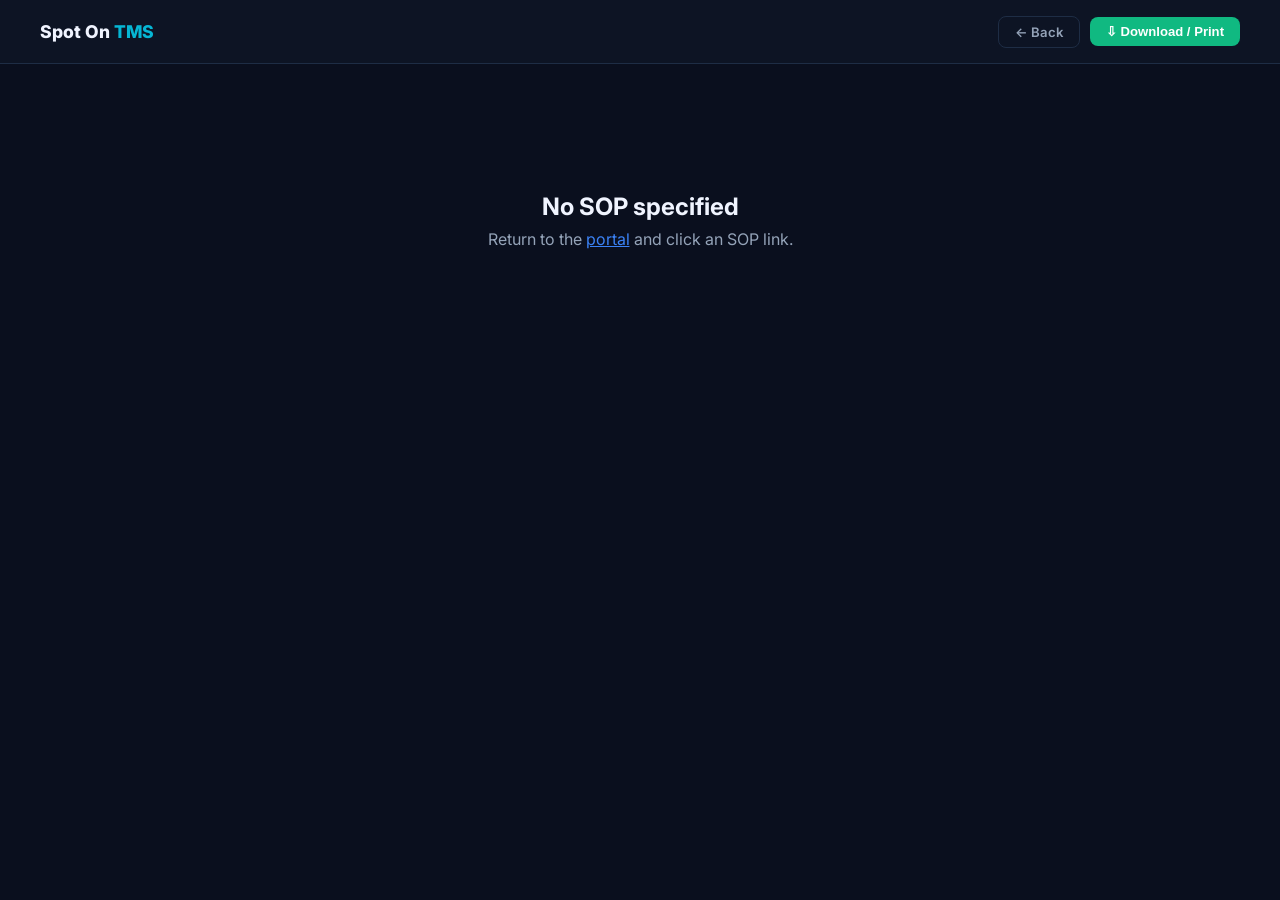
<file: sop-viewer.html>
<!DOCTYPE html>
<html lang="en">
<head>
    <meta charset="UTF-8">
    <meta name="viewport" content="width=device-width, initial-scale=1.0">
    <title>SOP — Spot On TMS</title>
    <link rel="preconnect" href="https://fonts.googleapis.com">
    <link rel="preconnect" href="https://fonts.gstatic.com" crossorigin>
    <link href="https://fonts.googleapis.com/css2?family=Inter:wght@300;400;500;600;700;800&display=swap" rel="stylesheet">
    <style>
        *, *::before, *::after { box-sizing: border-box; margin: 0; padding: 0; }

        :root {
            --bg:       #0a0f1e;
            --card:     #111827;
            --border:   #1e2d45;
            --text:     #f0f4ff;
            --muted:    #94a3b8;
            --dim:      #4a5568;
            --blue:     #3b82f6;
            --green:    #10b981;
            --orange:   #f97316;
            --red:      #ef4444;
            --amber:    #f59e0b;
            --purple:   #a855f7;
            --cyan:     #06b6d4;
            --teal:     #14b8a6;
        }

        body {
            font-family: 'Inter', sans-serif;
            background: var(--bg);
            color: var(--text);
            min-height: 100vh;
            -webkit-font-smoothing: antialiased;
        }

        /* ─── NAV ─── */
        .top-bar {
            display: flex;
            align-items: center;
            justify-content: space-between;
            padding: 0 40px;
            height: 64px;
            background: #0d1424;
            border-bottom: 1px solid var(--border);
            position: sticky;
            top: 0;
            z-index: 10;
            gap: 12px;
        }

        .logo { font-size: 1.1rem; font-weight: 800; white-space: nowrap; }
        .logo span { color: var(--cyan); }

        .nav-actions { display: flex; gap: 10px; align-items: center; }

        .btn {
            display: inline-flex;
            align-items: center;
            gap: 6px;
            font-size: 0.82rem;
            font-weight: 600;
            padding: 7px 16px;
            border-radius: 8px;
            border: none;
            cursor: pointer;
            transition: all 0.2s;
            text-decoration: none;
            white-space: nowrap;
        }
        .btn-ghost {
            color: var(--muted);
            background: transparent;
            border: 1px solid var(--border);
        }
        .btn-ghost:hover { color: var(--text); background: rgba(255,255,255,0.05); }
        .btn-primary {
            color: #fff;
            background: var(--blue);
        }
        .btn-primary:hover { background: #2563eb; }
        .btn-green {
            color: #fff;
            background: var(--green);
        }
        .btn-green:hover { background: #059669; }

        /* ─── LAYOUT ─── */
        .page { max-width: 860px; margin: 0 auto; padding: 48px 32px 80px; }

        /* ─── SOP HEADER ─── */
        .sop-header {
            background: var(--card);
            border: 1px solid var(--border);
            border-radius: 16px;
            padding: 28px 32px;
            margin-bottom: 32px;
            border-left: 5px solid var(--blue);
        }

        .sop-category {
            display: inline-block;
            font-size: 0.7rem;
            font-weight: 700;
            letter-spacing: 1px;
            text-transform: uppercase;
            color: var(--blue);
            background: rgba(59,130,246,0.1);
            border: 1px solid rgba(59,130,246,0.25);
            padding: 3px 10px;
            border-radius: 20px;
            margin-bottom: 12px;
        }

        .sop-title {
            font-size: 2rem;
            font-weight: 800;
            line-height: 1.2;
            margin-bottom: 16px;
        }

        .sop-meta {
            display: flex;
            flex-wrap: wrap;
            gap: 20px;
            font-size: 0.82rem;
            color: var(--muted);
        }

        .sop-meta-item { display: flex; align-items: center; gap: 6px; }
        .sop-meta-item strong { color: var(--text); }

        /* ─── SECTION CARD ─── */
        .sop-section {
            background: var(--card);
            border: 1px solid var(--border);
            border-radius: 14px;
            padding: 24px 28px;
            margin-bottom: 20px;
        }

        .sop-section-label {
            font-size: 0.68rem;
            font-weight: 700;
            letter-spacing: 1.2px;
            text-transform: uppercase;
            color: var(--dim);
            margin-bottom: 10px;
            padding-bottom: 8px;
            border-bottom: 1px solid var(--border);
        }

        .sop-section p {
            font-size: 0.9rem;
            color: #c8d4e8;
            line-height: 1.7;
        }

        .sop-section ul {
            list-style: none;
            font-size: 0.88rem;
            color: #c8d4e8;
            line-height: 1.7;
        }

        .sop-section ul li {
            display: flex;
            gap: 10px;
            padding: 4px 0;
        }

        .sop-section ul li::before {
            content: '→';
            color: var(--blue);
            flex-shrink: 0;
            margin-top: 1px;
        }

        /* ─── STEPS ─── */
        .steps-list { display: flex; flex-direction: column; gap: 16px; }

        .step {
            display: grid;
            grid-template-columns: 40px 1fr;
            gap: 16px;
            align-items: flex-start;
        }

        .step-number {
            width: 36px;
            height: 36px;
            border-radius: 50%;
            background: rgba(59,130,246,0.15);
            border: 2px solid rgba(59,130,246,0.4);
            color: var(--blue);
            font-size: 0.85rem;
            font-weight: 800;
            display: flex;
            align-items: center;
            justify-content: center;
            flex-shrink: 0;
            margin-top: 2px;
        }

        .step-body { flex: 1; }

        .step-heading {
            font-size: 0.95rem;
            font-weight: 700;
            margin-bottom: 8px;
            color: var(--text);
        }

        .step-details {
            list-style: none;
            font-size: 0.85rem;
            color: var(--muted);
            line-height: 1.65;
        }

        .step-details li {
            display: flex;
            gap: 8px;
            padding: 2px 0;
        }

        .step-details li::before {
            content: '·';
            color: var(--dim);
            flex-shrink: 0;
        }

        /* ─── RULES ─── */
        .rules-list { list-style: none; display: flex; flex-direction: column; gap: 8px; }

        .rules-list li {
            display: flex;
            gap: 12px;
            align-items: flex-start;
            background: rgba(239,68,68,0.06);
            border: 1px solid rgba(239,68,68,0.15);
            border-radius: 8px;
            padding: 10px 14px;
            font-size: 0.86rem;
            color: #c8d4e8;
            line-height: 1.5;
        }

        .rules-list li::before {
            content: '⚠';
            color: var(--amber);
            flex-shrink: 0;
            font-size: 0.85rem;
            margin-top: 1px;
        }

        /* ─── TOOLS ─── */
        .tools-list { display: flex; flex-wrap: wrap; gap: 8px; }
        .tool-badge {
            display: inline-flex;
            align-items: center;
            gap: 6px;
            background: rgba(6,182,212,0.1);
            border: 1px solid rgba(6,182,212,0.25);
            color: var(--cyan);
            font-size: 0.8rem;
            font-weight: 600;
            padding: 5px 12px;
            border-radius: 20px;
        }

        /* ─── WHEN / INPUTS ─── */
        .when-list, .inputs-list {
            list-style: none;
            font-size: 0.88rem;
            color: #c8d4e8;
            line-height: 1.7;
        }
        .when-list li, .inputs-list li {
            display: flex;
            gap: 10px;
            padding: 3px 0;
        }
        .when-list li::before { content: '🕐'; flex-shrink: 0; }
        .inputs-list li::before { content: '📋'; flex-shrink: 0; }

        /* ─── PARTS ─── */
        .part-block { margin-bottom: 24px; }
        .part-label {
            font-size: 0.75rem;
            font-weight: 800;
            letter-spacing: 0.8px;
            text-transform: uppercase;
            color: var(--blue);
            background: rgba(59,130,246,0.08);
            border: 1px solid rgba(59,130,246,0.2);
            border-radius: 6px;
            padding: 5px 12px;
            margin-bottom: 14px;
            display: inline-block;
        }

        /* ─── DECISION POINTS ─── */
        .decision-point {
            display: flex;
            gap: 12px;
            align-items: flex-start;
            background: rgba(245,158,11,0.07);
            border: 1px solid rgba(245,158,11,0.25);
            border-radius: 8px;
            padding: 12px 14px;
            margin: 10px 0 4px 52px;
            font-size: 0.85rem;
            color: #e8d4a0;
            line-height: 1.55;
        }
        .decision-point::before {
            content: '🔀';
            flex-shrink: 0;
            font-size: 1rem;
        }

        /* ─── RELATED ─── */
        .related-links { display: flex; flex-wrap: wrap; gap: 8px; }

        .related-link {
            color: var(--blue);
            background: rgba(59,130,246,0.1);
            border: 1px solid rgba(59,130,246,0.25);
            padding: 5px 14px;
            border-radius: 20px;
            font-size: 0.8rem;
            font-weight: 600;
            text-decoration: none;
            transition: all 0.2s;
            cursor: pointer;
        }
        .related-link:hover { background: rgba(59,130,246,0.2); }

        /* ─── NOT FOUND ─── */
        .not-found {
            text-align: center;
            padding: 80px 20px;
            color: var(--muted);
        }
        .not-found h2 { font-size: 1.5rem; color: var(--text); margin-bottom: 8px; }

        /* ─── PRINT STYLES ─── */
        @media print {
            body { background: #fff; color: #000; }
            .top-bar, .nav-actions, .print-hide { display: none !important; }
            .sop-header { border-left-color: #000; background: #f9f9f9; border: 1px solid #ccc; }
            .sop-section { background: #fff; border: 1px solid #ccc; break-inside: avoid; }
            .step { break-inside: avoid; }
            .sop-title { color: #000; }
            .sop-meta, .sop-category, .sop-section-label { color: #333; }
            .sop-section p, .sop-section ul, .step-details, .step-heading { color: #222; }
            .step-number { background: #eee; border-color: #999; color: #000; }
            .rules-list li { background: #fff8f0; border-color: #f59e0b; color: #000; }
            .rules-list li::before { color: #f59e0b; }
        }

        @media (max-width: 600px) {
            .top-bar { padding: 0 16px; }
            .page { padding: 24px 16px 60px; }
            .sop-title { font-size: 1.4rem; }
            .sop-header { padding: 20px; }
            .sop-section { padding: 18px; }
        }
    </style>
</head>
<body>

<nav class="top-bar">
    <div class="logo">Spot On <span>TMS</span></div>
    <div class="nav-actions">
        <a href="index.html" class="btn btn-ghost print-hide" onclick="event.preventDefault(); history.length > 1 ? history.back() : window.location.href='index.html'">&#8592; Back</a>
        <button class="btn btn-green print-hide" onclick="window.print()">&#8681; Download / Print</button>
    </div>
</nav>

<div class="page" id="sop-container">
    <div class="not-found">
        <h2>Loading SOP...</h2>
        <p>If this takes more than a second, the SOP ID may be missing or incorrect.</p>
    </div>
</div>

<script src="sops.js"></script>
<script>
    function getSopId() {
        const params = new URLSearchParams(window.location.search);
        return params.get('id');
    }

    function getSopTitle(id) {
        const sop = SOPS[id];
        return sop ? sop.title : id;
    }

    function renderSteps(steps) {
        let stepNum = 1;
        return (steps || []).map(s => {
            if (s.partLabel) {
                stepNum = 1;
                return `<div class="part-label">${s.partLabel}</div>`;
            }
            const decisionHTML = s.decision
                ? `<div class="decision-point">${s.decision}</div>` : '';
            const html = `
                <div class="step">
                    <div class="step-number">${stepNum}</div>
                    <div class="step-body">
                        <div class="step-heading">${s.heading}</div>
                        <ul class="step-details">
                            ${(s.details || []).map(d => `<li>${d}</li>`).join('')}
                        </ul>
                    </div>
                </div>${decisionHTML}`;
            stepNum++;
            return html;
        }).join('');
    }

    function renderSop(sop) {
        document.title = `${sop.title} — Spot On TMS`;

        const relatedLinks = (sop.related || []).map(id =>
            `<span class="related-link" onclick="loadSop('${id}')">${getSopTitle(id)}</span>`
        ).join('');

        const whoList    = (sop.whoItAppliesTo || []).map(w => `<li>${w}</li>`).join('');
        const toolBadges = (sop.tools  || []).map(t => `<span class="tool-badge">🔧 ${t}</span>`).join('');
        const whenItems  = (sop.when   || []).map(w => `<li>${w}</li>`).join('');
        const inputItems = (sop.inputs || []).map(i => `<li>${i}</li>`).join('');
        const rules      = (sop.rules  || []).map(r => `<li>${r}</li>`).join('');
        const stepsHTML  = renderSteps(sop.steps);

        document.getElementById('sop-container').innerHTML = `
            <div class="sop-header">
                <div class="sop-category">${sop.category}</div>
                <h1 class="sop-title">${sop.title}</h1>
                <div class="sop-meta">
                    <div class="sop-meta-item">👤 <strong>Owner:</strong>&nbsp;${sop.owner}</div>
                    <div class="sop-meta-item">📅 <strong>Last Updated:</strong>&nbsp;${sop.lastUpdated}</div>
                    <div class="sop-meta-item">🔖 <strong>Version:</strong>&nbsp;${sop.version}</div>
                </div>
            </div>

            <div class="sop-section">
                <div class="sop-section-label">Purpose</div>
                <p>${sop.purpose}</p>
            </div>

            ${toolBadges ? `
            <div class="sop-section">
                <div class="sop-section-label">Tools Used</div>
                <div class="tools-list">${toolBadges}</div>
            </div>` : ''}

            ${whenItems ? `
            <div class="sop-section">
                <div class="sop-section-label">When to Do This</div>
                <ul class="when-list">${whenItems}</ul>
            </div>` : ''}

            ${inputItems ? `
            <div class="sop-section">
                <div class="sop-section-label">What You Need First</div>
                <ul class="inputs-list">${inputItems}</ul>
            </div>` : ''}

            ${whoList ? `
            <div class="sop-section">
                <div class="sop-section-label">Who This Applies To</div>
                <ul>${whoList}</ul>
            </div>` : ''}

            <div class="sop-section">
                <div class="sop-section-label">Process Steps</div>
                <div class="steps-list">${stepsHTML}</div>
            </div>

            ${rules ? `
            <div class="sop-section">
                <div class="sop-section-label">Key Rules — Non-Negotiable</div>
                <ul class="rules-list">${rules}</ul>
            </div>` : ''}

            ${relatedLinks ? `
            <div class="sop-section">
                <div class="sop-section-label">Related SOPs</div>
                <div class="related-links">${relatedLinks}</div>
            </div>` : ''}
        `;
    }

    function loadSop(id) {
        if (!id) {
            document.getElementById('sop-container').innerHTML = `
                <div class="not-found">
                    <h2>No SOP specified</h2>
                    <p>Return to the <a href="index.html" style="color:var(--blue);">portal</a> and click an SOP link.</p>
                </div>`;
            return;
        }

        const sop = SOPS[id];
        if (!sop) {
            document.getElementById('sop-container').innerHTML = `
                <div class="not-found">
                    <h2>SOP Not Found</h2>
                    <p>No SOP with ID "<strong>${id}</strong>" exists. <a href="index.html" style="color:var(--blue);">Back to portal</a>.</p>
                </div>`;
            return;
        }

        // Update URL without reload so back button works
        history.pushState({id}, '', `?id=${id}`);
        renderSop(sop);
        window.scrollTo(0, 0);
    }

    // Handle browser back/forward
    window.addEventListener('popstate', (e) => {
        if (e.state && e.state.id) loadSop(e.state.id);
    });

    // Initial load
    loadSop(getSopId());
</script>
</body>
</html>
</file>
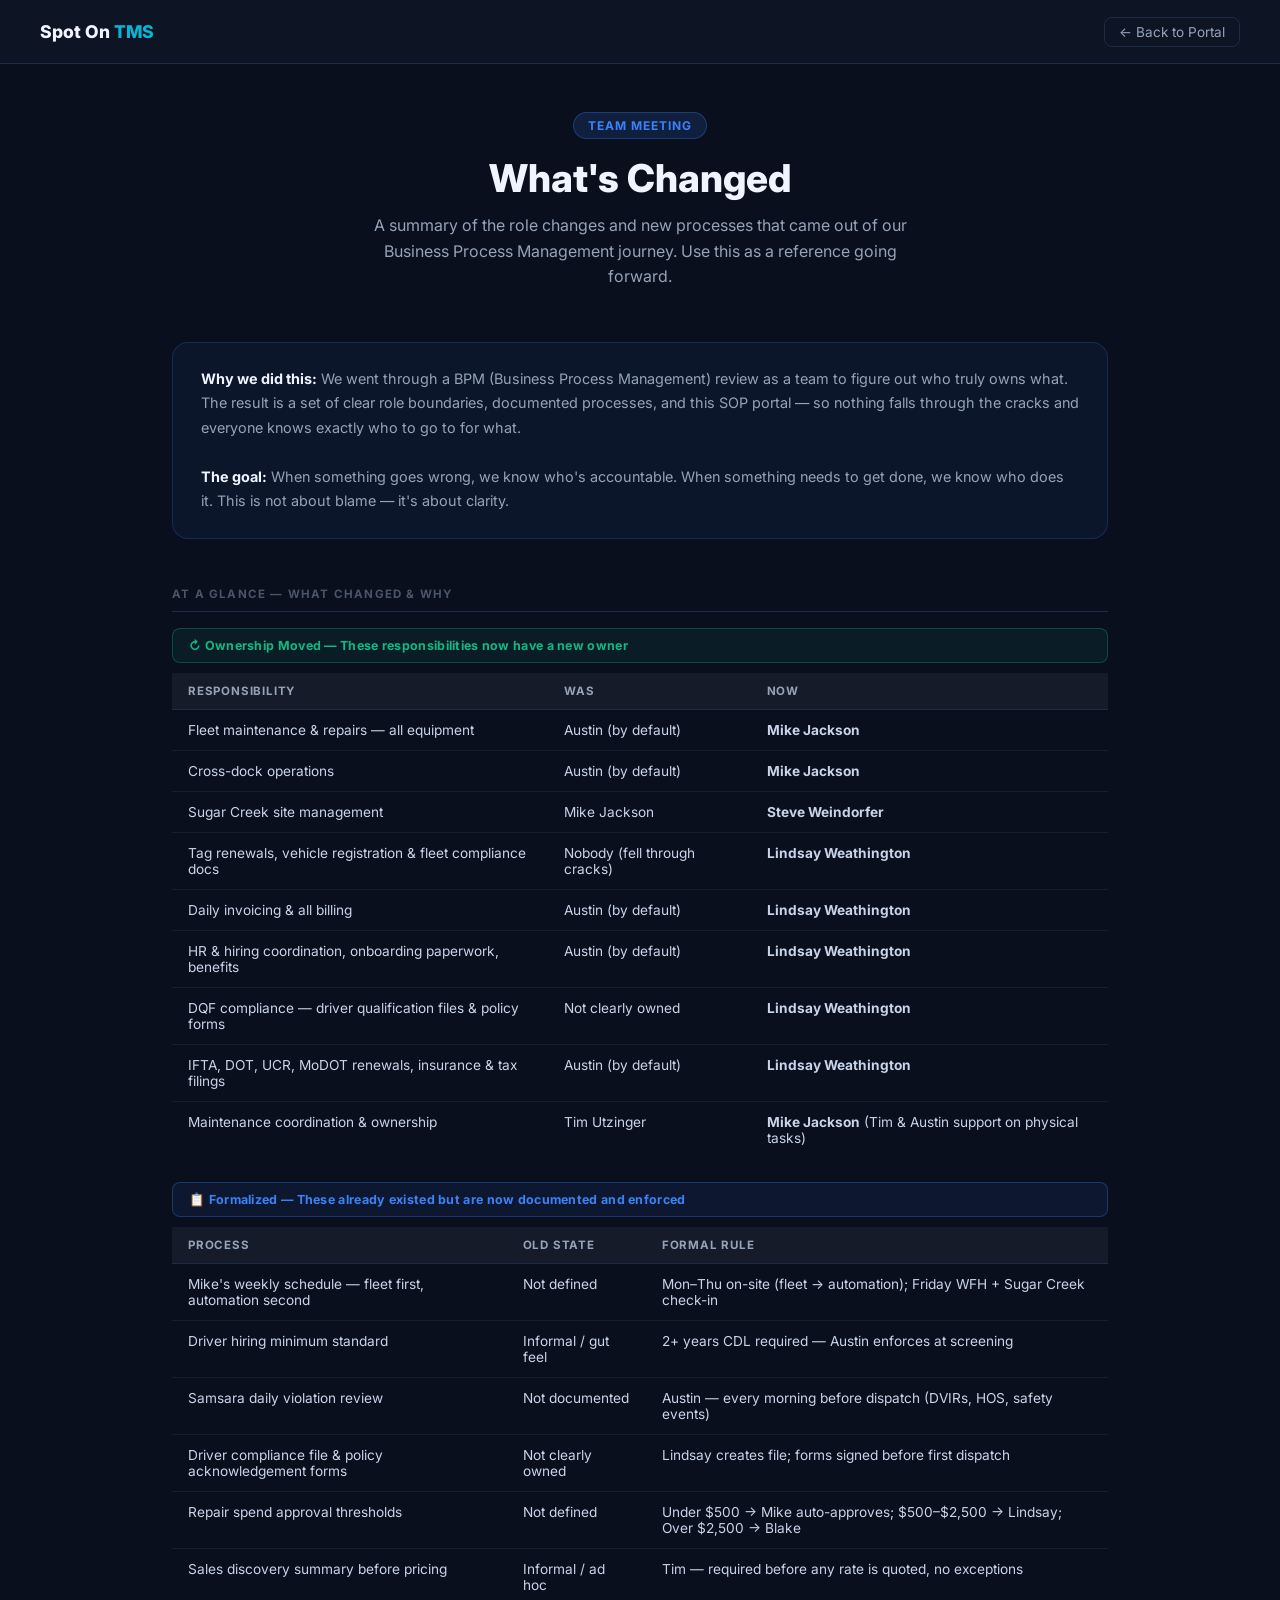
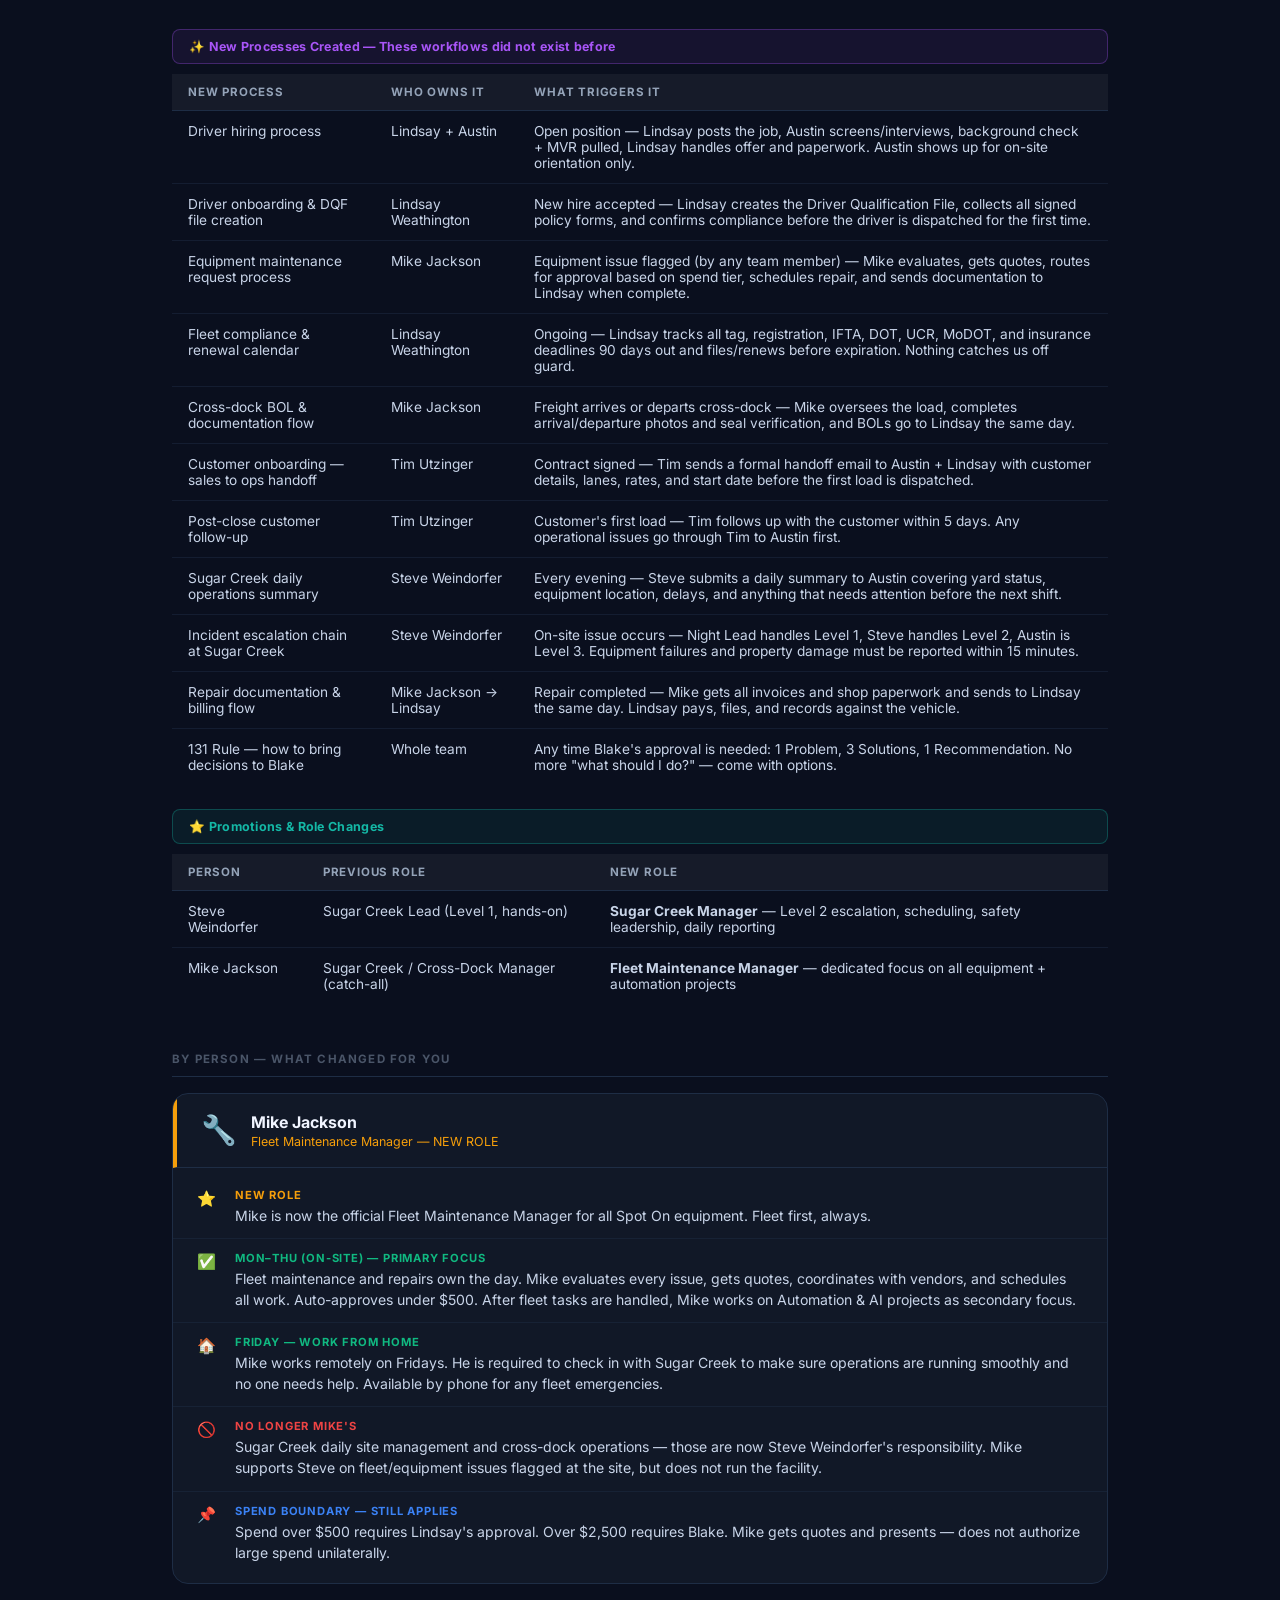
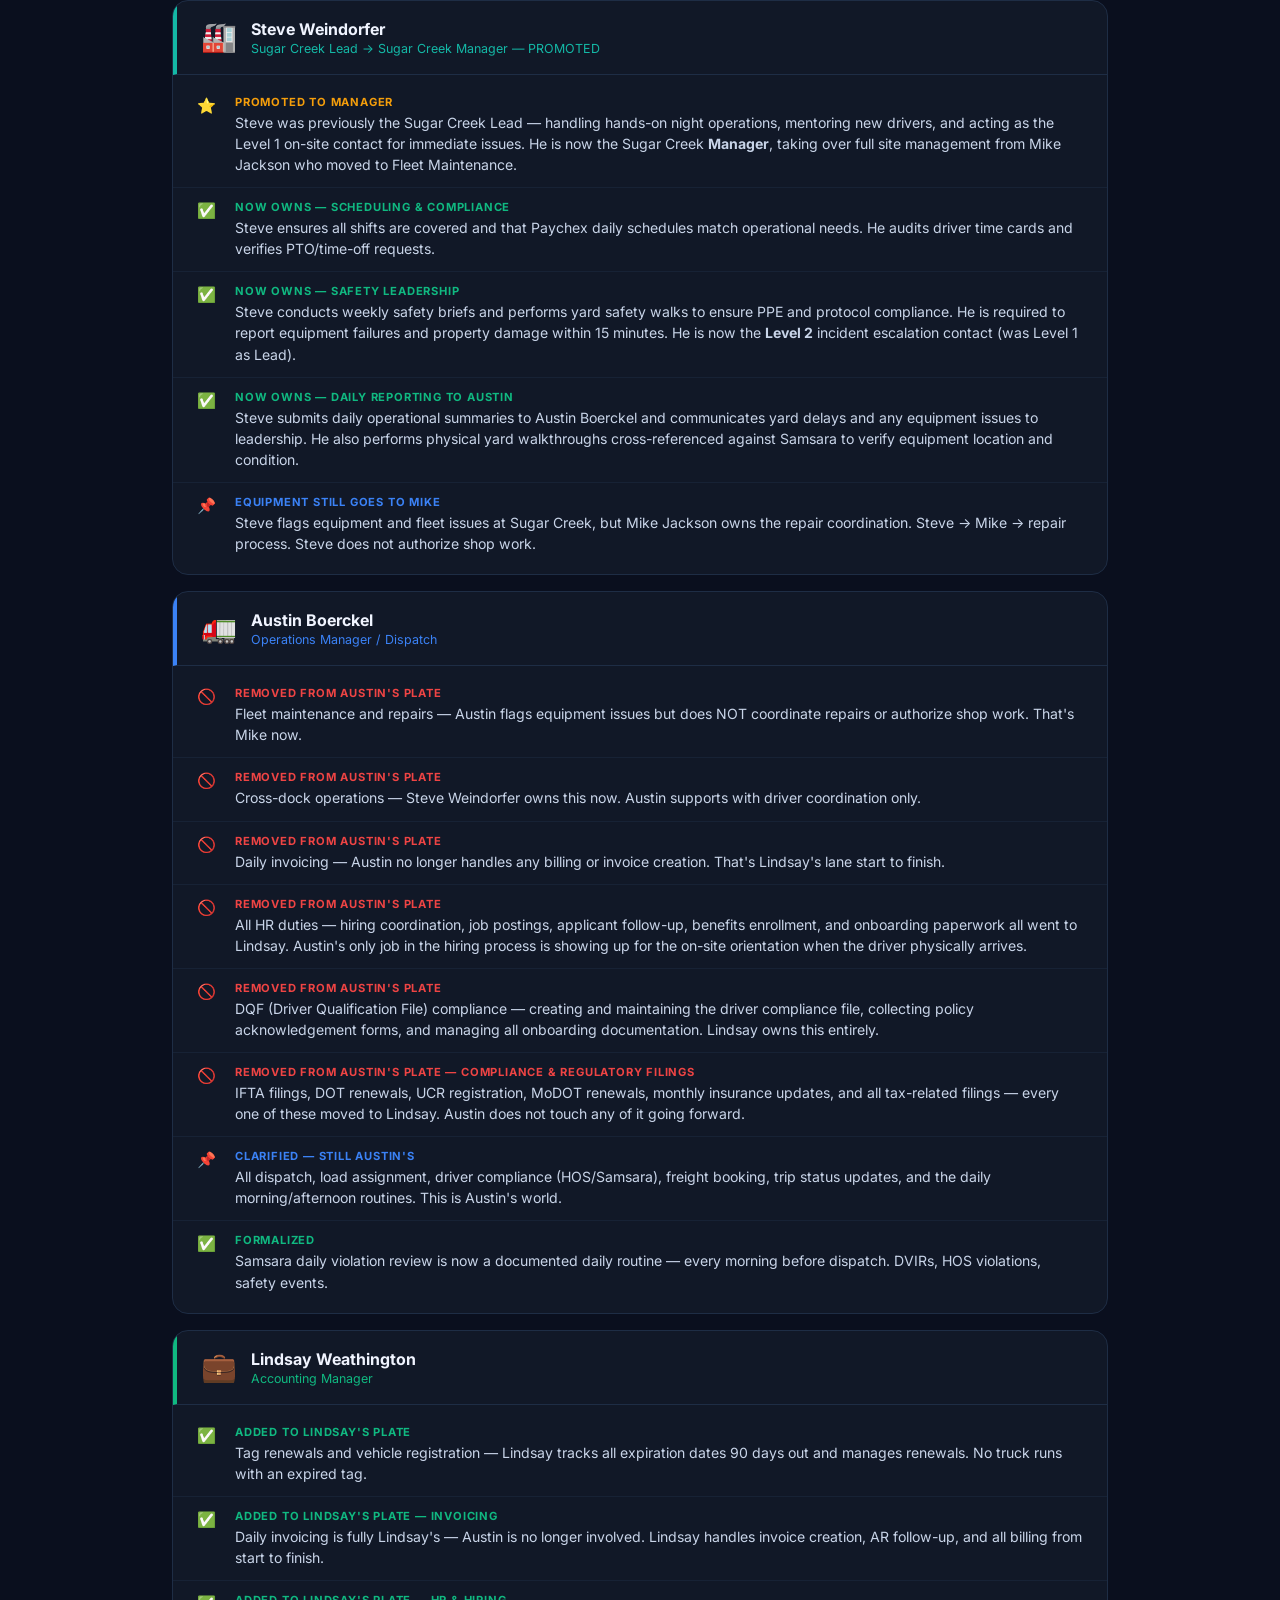
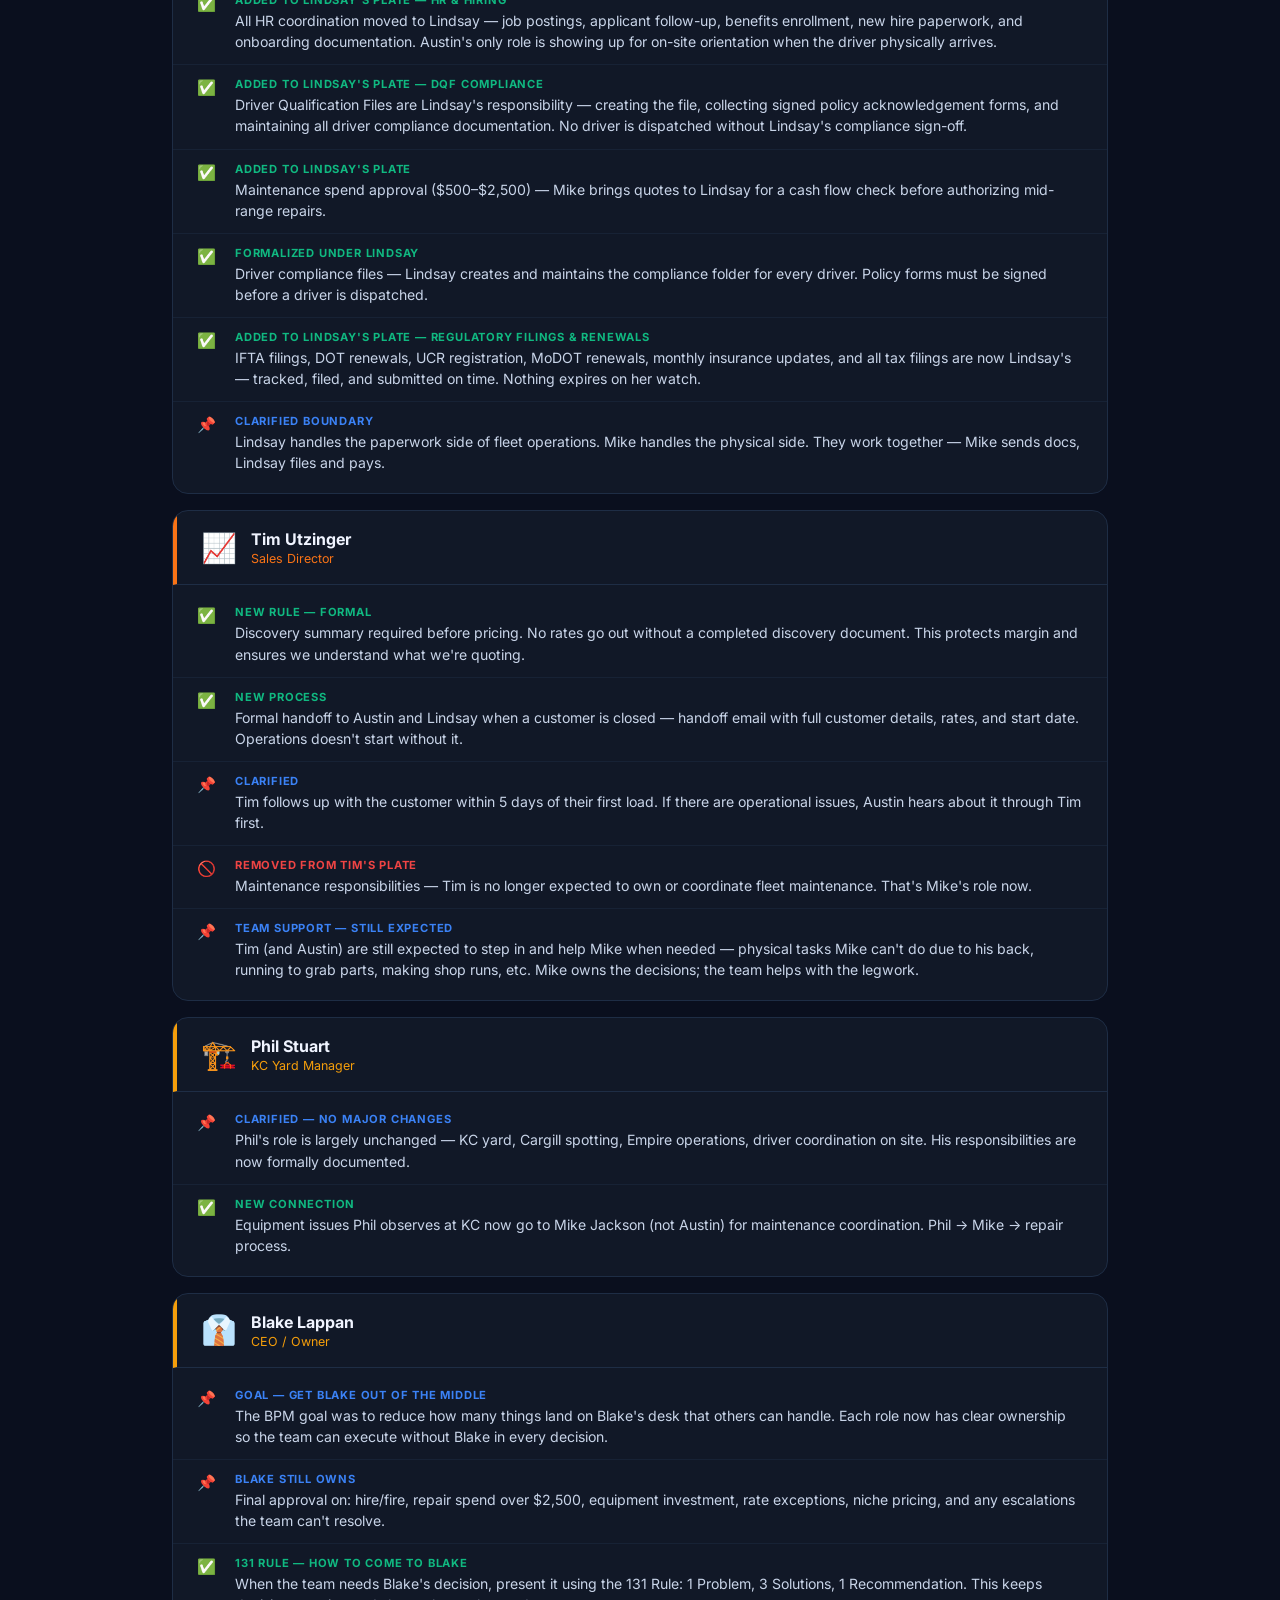
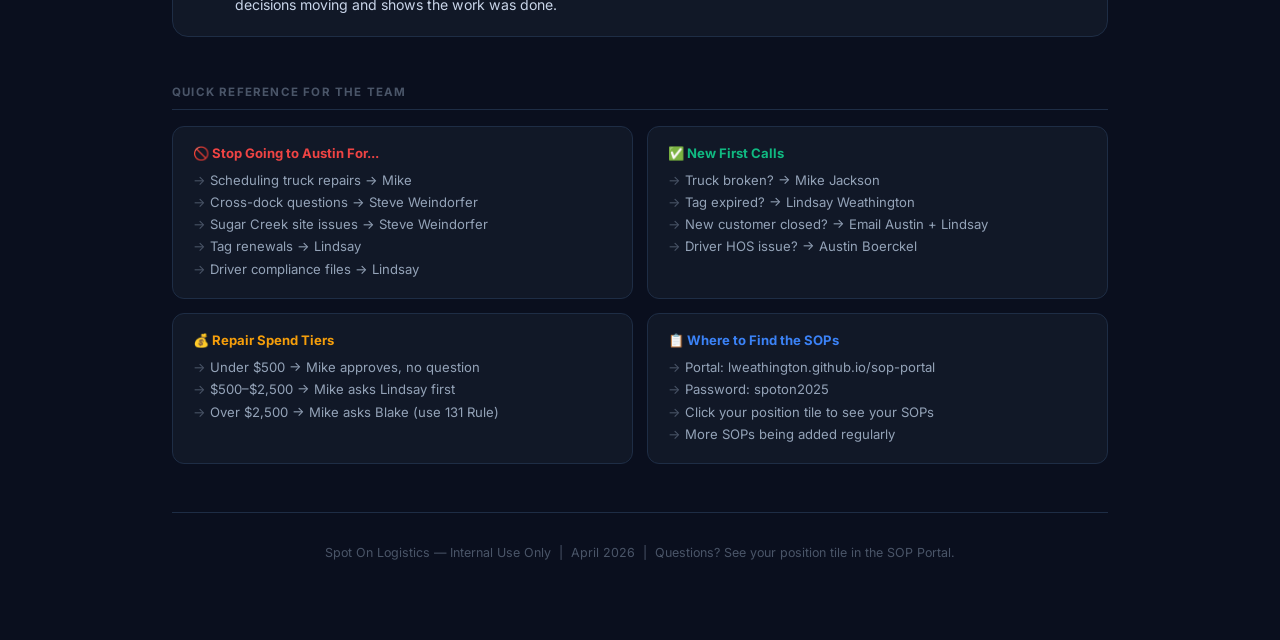
<file: whats-changed.html>
<!DOCTYPE html>
<html lang="en">
<head>
    <meta charset="UTF-8">
    <meta name="viewport" content="width=device-width, initial-scale=1.0">
    <title>What's Changed — Spot On TMS</title>
    <link rel="preconnect" href="https://fonts.googleapis.com">
    <link rel="preconnect" href="https://fonts.gstatic.com" crossorigin>
    <link href="https://fonts.googleapis.com/css2?family=Inter:wght@300;400;500;600;700;800&display=swap" rel="stylesheet">
    <style>
        *, *::before, *::after { box-sizing: border-box; margin: 0; padding: 0; }

        :root {
            --bg:       #0a0f1e;
            --card:     #111827;
            --border:   #1e2d45;
            --text:     #f0f4ff;
            --muted:    #94a3b8;
            --dim:      #4a5568;
            --blue:     #3b82f6;
            --green:    #10b981;
            --orange:   #f97316;
            --red:      #ef4444;
            --amber:    #f59e0b;
            --purple:   #a855f7;
            --cyan:     #06b6d4;
            --teal:     #14b8a6;
        }

        body {
            font-family: 'Inter', sans-serif;
            background: var(--bg);
            color: var(--text);
            min-height: 100vh;
            -webkit-font-smoothing: antialiased;
        }

        /* NAV */
        .top-bar {
            display: flex;
            align-items: center;
            justify-content: space-between;
            padding: 0 40px;
            height: 64px;
            background: #0d1424;
            border-bottom: 1px solid var(--border);
            position: sticky;
            top: 0;
            z-index: 10;
        }

        .logo { font-size: 1.1rem; font-weight: 800; }
        .logo span { color: var(--cyan); }
        .back-link {
            color: var(--muted);
            text-decoration: none;
            font-size: 0.85rem;
            display: flex;
            align-items: center;
            gap: 6px;
            padding: 6px 14px;
            border: 1px solid var(--border);
            border-radius: 8px;
            transition: all 0.2s;
        }
        .back-link:hover { color: var(--text); background: rgba(255,255,255,0.05); }

        /* PAGE */
        .page { max-width: 1000px; margin: 0 auto; padding: 48px 32px 80px; }

        .page-header {
            text-align: center;
            margin-bottom: 52px;
        }

        .page-badge {
            display: inline-block;
            background: rgba(59,130,246,0.15);
            color: var(--blue);
            font-size: 0.75rem;
            font-weight: 700;
            letter-spacing: 1px;
            text-transform: uppercase;
            padding: 5px 14px;
            border-radius: 20px;
            margin-bottom: 16px;
            border: 1px solid rgba(59,130,246,0.3);
        }

        .page-title {
            font-size: 2.4rem;
            font-weight: 800;
            line-height: 1.2;
            margin-bottom: 12px;
        }

        .page-subtitle {
            color: var(--muted);
            font-size: 1rem;
            max-width: 560px;
            margin: 0 auto;
            line-height: 1.6;
        }

        /* INTRO BOX */
        .intro-box {
            background: rgba(59,130,246,0.06);
            border: 1px solid rgba(59,130,246,0.2);
            border-radius: 16px;
            padding: 24px 28px;
            margin-bottom: 48px;
            font-size: 0.9rem;
            color: var(--muted);
            line-height: 1.7;
        }

        .intro-box strong { color: var(--text); }

        /* SECTION */
        .section-title {
            font-size: 0.72rem;
            font-weight: 700;
            letter-spacing: 1.2px;
            text-transform: uppercase;
            color: var(--dim);
            margin-bottom: 16px;
            padding-bottom: 10px;
            border-bottom: 1px solid var(--border);
        }

        /* CHANGE CARDS */
        .changes-group { margin-bottom: 48px; }

        .person-card {
            background: var(--card);
            border: 1px solid var(--border);
            border-radius: 16px;
            overflow: hidden;
            margin-bottom: 16px;
        }

        .person-header {
            display: flex;
            align-items: center;
            gap: 14px;
            padding: 18px 24px;
            border-bottom: 1px solid var(--border);
        }

        .person-icon { font-size: 1.8rem; line-height: 1; }

        .person-name { font-size: 1rem; font-weight: 700; }
        .person-role { font-size: 0.78rem; margin-top: 2px; }

        .change-rows { padding: 8px 0; }

        .change-row {
            display: grid;
            grid-template-columns: 28px 1fr;
            gap: 10px;
            align-items: flex-start;
            padding: 12px 24px;
            border-bottom: 1px solid rgba(30,45,69,0.5);
        }

        .change-row:last-child { border-bottom: none; }

        .change-icon { font-size: 0.95rem; padding-top: 1px; }

        .change-content { }
        .change-label {
            font-size: 0.7rem;
            font-weight: 700;
            text-transform: uppercase;
            letter-spacing: 0.8px;
            margin-bottom: 3px;
        }
        .change-text {
            font-size: 0.88rem;
            color: #c8d4e8;
            line-height: 1.5;
        }

        /* Color helpers */
        .added .change-label { color: var(--green); }
        .removed .change-label { color: var(--red); }
        .clarified .change-label { color: var(--blue); }
        .new-role .change-label { color: var(--amber); }
        .new-process .change-label { color: var(--purple); }

        /* BIG COMPACT TABLE */
        .summary-table {
            width: 100%;
            border-collapse: collapse;
            font-size: 0.855rem;
            margin-bottom: 48px;
        }

        .summary-table th {
            background: rgba(255,255,255,0.05);
            padding: 11px 16px;
            text-align: left;
            font-size: 0.72rem;
            font-weight: 700;
            text-transform: uppercase;
            letter-spacing: 0.8px;
            color: var(--muted);
            border-bottom: 1px solid var(--border);
        }

        .summary-table td {
            padding: 12px 16px;
            border-bottom: 1px solid rgba(30,45,69,0.5);
            vertical-align: top;
            color: #c8d4e8;
        }

        .summary-table tr:last-child td { border-bottom: none; }

        .tag {
            display: inline-block;
            font-size: 0.7rem;
            font-weight: 600;
            padding: 2px 8px;
            border-radius: 10px;
            margin-bottom: 2px;
        }

        .tag-new    { background: rgba(16,185,129,0.15); color: var(--green); }
        .tag-off    { background: rgba(239,68,68,0.15);  color: var(--red); }
        .tag-formal { background: rgba(59,130,246,0.15); color: var(--blue); }

        /* GLANCE GROUP LABELS */
        .glance-group-label {
            font-size: 0.78rem;
            font-weight: 700;
            padding: 9px 16px;
            border-radius: 8px;
            border: 1px solid;
            margin-bottom: 10px;
            margin-top: 6px;
            letter-spacing: 0.3px;
        }

        /* KEY REMINDERS */
        .reminders {
            display: grid;
            grid-template-columns: 1fr 1fr;
            gap: 14px;
            margin-bottom: 48px;
        }

        .reminder-card {
            background: var(--card);
            border: 1px solid var(--border);
            border-radius: 12px;
            padding: 18px 20px;
        }

        .reminder-heading {
            font-size: 0.82rem;
            font-weight: 700;
            margin-bottom: 8px;
            display: flex;
            align-items: center;
            gap: 8px;
        }

        .reminder-list {
            list-style: none;
            font-size: 0.82rem;
            color: var(--muted);
            line-height: 1.7;
        }

        .reminder-list li::before {
            content: '→ ';
            color: var(--dim);
        }

        /* FOOTER */
        .footer {
            text-align: center;
            color: var(--dim);
            font-size: 0.78rem;
            padding-top: 32px;
            border-top: 1px solid var(--border);
        }

        @media (max-width: 700px) {
            .page { padding: 24px 16px 60px; }
            .page-title { font-size: 1.7rem; }
            .reminders { grid-template-columns: 1fr; }
        }
    </style>
</head>
<body>

<nav class="top-bar">
    <div class="logo">Spot On <span>TMS</span></div>
    <a href="index.html" class="back-link">&#8592; Back to Portal</a>
</nav>

<div class="page">

    <div class="page-header">
        <div class="page-badge">Team Meeting</div>
        <h1 class="page-title">What's Changed</h1>
        <p class="page-subtitle">A summary of the role changes and new processes that came out of our Business Process Management journey. Use this as a reference going forward.</p>
    </div>

    <div class="intro-box">
        <strong>Why we did this:</strong> We went through a BPM (Business Process Management) review as a team to figure out who truly owns what. The result is a set of clear role boundaries, documented processes, and this SOP portal — so nothing falls through the cracks and everyone knows exactly who to go to for what.
        <br><br>
        <strong>The goal:</strong> When something goes wrong, we know who's accountable. When something needs to get done, we know who does it. This is not about blame — it's about clarity.
    </div>

    <!-- QUICK SUMMARY TABLE -->
    <div class="changes-group">
        <div class="section-title">At a Glance — What Changed &amp; Why</div>

        <!-- GROUP: OWNERSHIP MOVED -->
        <div class="glance-group-label" style="background:rgba(16,185,129,0.08);border-color:rgba(16,185,129,0.3);color:var(--green);">
            &#8635; Ownership Moved — These responsibilities now have a new owner
        </div>
        <table class="summary-table" style="margin-bottom:24px;">
            <thead>
                <tr>
                    <th>Responsibility</th>
                    <th>Was</th>
                    <th>Now</th>
                </tr>
            </thead>
            <tbody>
                <tr>
                    <td>Fleet maintenance &amp; repairs — all equipment</td>
                    <td>Austin (by default)</td>
                    <td><strong>Mike Jackson</strong></td>
                </tr>
                <tr>
                    <td>Cross-dock operations</td>
                    <td>Austin (by default)</td>
                    <td><strong>Mike Jackson</strong></td>
                </tr>
                <tr>
                    <td>Sugar Creek site management</td>
                    <td>Mike Jackson</td>
                    <td><strong>Steve Weindorfer</strong></td>
                </tr>
                <tr>
                    <td>Tag renewals, vehicle registration &amp; fleet compliance docs</td>
                    <td>Nobody (fell through cracks)</td>
                    <td><strong>Lindsay Weathington</strong></td>
                </tr>
                <tr>
                    <td>Daily invoicing &amp; all billing</td>
                    <td>Austin (by default)</td>
                    <td><strong>Lindsay Weathington</strong></td>
                </tr>
                <tr>
                    <td>HR &amp; hiring coordination, onboarding paperwork, benefits</td>
                    <td>Austin (by default)</td>
                    <td><strong>Lindsay Weathington</strong></td>
                </tr>
                <tr>
                    <td>DQF compliance — driver qualification files &amp; policy forms</td>
                    <td>Not clearly owned</td>
                    <td><strong>Lindsay Weathington</strong></td>
                </tr>
                <tr>
                    <td>IFTA, DOT, UCR, MoDOT renewals, insurance &amp; tax filings</td>
                    <td>Austin (by default)</td>
                    <td><strong>Lindsay Weathington</strong></td>
                </tr>
                <tr>
                    <td>Maintenance coordination &amp; ownership</td>
                    <td>Tim Utzinger</td>
                    <td><strong>Mike Jackson</strong> (Tim &amp; Austin support on physical tasks)</td>
                </tr>
            </tbody>
        </table>

        <!-- GROUP: FORMALIZED -->
        <div class="glance-group-label" style="background:rgba(59,130,246,0.08);border-color:rgba(59,130,246,0.3);color:var(--blue);">
            &#128203; Formalized — These already existed but are now documented and enforced
        </div>
        <table class="summary-table" style="margin-bottom:24px;">
            <thead>
                <tr>
                    <th>Process</th>
                    <th>Old State</th>
                    <th>Formal Rule</th>
                </tr>
            </thead>
            <tbody>
                <tr>
                    <td>Mike's weekly schedule — fleet first, automation second</td>
                    <td>Not defined</td>
                    <td>Mon–Thu on-site (fleet &rarr; automation); Friday WFH + Sugar Creek check-in</td>
                </tr>
                <tr>
                    <td>Driver hiring minimum standard</td>
                    <td>Informal / gut feel</td>
                    <td>2+ years CDL required — Austin enforces at screening</td>
                </tr>
                <tr>
                    <td>Samsara daily violation review</td>
                    <td>Not documented</td>
                    <td>Austin — every morning before dispatch (DVIRs, HOS, safety events)</td>
                </tr>
                <tr>
                    <td>Driver compliance file &amp; policy acknowledgement forms</td>
                    <td>Not clearly owned</td>
                    <td>Lindsay creates file; forms signed before first dispatch</td>
                </tr>
                <tr>
                    <td>Repair spend approval thresholds</td>
                    <td>Not defined</td>
                    <td>Under $500 → Mike auto-approves; $500–$2,500 → Lindsay; Over $2,500 → Blake</td>
                </tr>
                <tr>
                    <td>Sales discovery summary before pricing</td>
                    <td>Informal / ad hoc</td>
                    <td>Tim — required before any rate is quoted, no exceptions</td>
                </tr>
            </tbody>
        </table>

        <!-- GROUP: NEW PROCESSES -->
        <div class="glance-group-label" style="background:rgba(168,85,247,0.08);border-color:rgba(168,85,247,0.3);color:var(--purple);">
            &#10024; New Processes Created — These workflows did not exist before
        </div>
        <table class="summary-table" style="margin-bottom:24px;">
            <thead>
                <tr>
                    <th>New Process</th>
                    <th>Who Owns It</th>
                    <th>What Triggers It</th>
                </tr>
            </thead>
            <tbody>
                <tr>
                    <td>Driver hiring process</td>
                    <td>Lindsay + Austin</td>
                    <td>Open position — Lindsay posts the job, Austin screens/interviews, background check + MVR pulled, Lindsay handles offer and paperwork. Austin shows up for on-site orientation only.</td>
                </tr>
                <tr>
                    <td>Driver onboarding &amp; DQF file creation</td>
                    <td>Lindsay Weathington</td>
                    <td>New hire accepted — Lindsay creates the Driver Qualification File, collects all signed policy forms, and confirms compliance before the driver is dispatched for the first time.</td>
                </tr>
                <tr>
                    <td>Equipment maintenance request process</td>
                    <td>Mike Jackson</td>
                    <td>Equipment issue flagged (by any team member) — Mike evaluates, gets quotes, routes for approval based on spend tier, schedules repair, and sends documentation to Lindsay when complete.</td>
                </tr>
                <tr>
                    <td>Fleet compliance &amp; renewal calendar</td>
                    <td>Lindsay Weathington</td>
                    <td>Ongoing — Lindsay tracks all tag, registration, IFTA, DOT, UCR, MoDOT, and insurance deadlines 90 days out and files/renews before expiration. Nothing catches us off guard.</td>
                </tr>
                <tr>
                    <td>Cross-dock BOL &amp; documentation flow</td>
                    <td>Mike Jackson</td>
                    <td>Freight arrives or departs cross-dock — Mike oversees the load, completes arrival/departure photos and seal verification, and BOLs go to Lindsay the same day.</td>
                </tr>
                <tr>
                    <td>Customer onboarding — sales to ops handoff</td>
                    <td>Tim Utzinger</td>
                    <td>Contract signed — Tim sends a formal handoff email to Austin + Lindsay with customer details, lanes, rates, and start date before the first load is dispatched.</td>
                </tr>
                <tr>
                    <td>Post-close customer follow-up</td>
                    <td>Tim Utzinger</td>
                    <td>Customer's first load — Tim follows up with the customer within 5 days. Any operational issues go through Tim to Austin first.</td>
                </tr>
                <tr>
                    <td>Sugar Creek daily operations summary</td>
                    <td>Steve Weindorfer</td>
                    <td>Every evening — Steve submits a daily summary to Austin covering yard status, equipment location, delays, and anything that needs attention before the next shift.</td>
                </tr>
                <tr>
                    <td>Incident escalation chain at Sugar Creek</td>
                    <td>Steve Weindorfer</td>
                    <td>On-site issue occurs — Night Lead handles Level 1, Steve handles Level 2, Austin is Level 3. Equipment failures and property damage must be reported within 15 minutes.</td>
                </tr>
                <tr>
                    <td>Repair documentation &amp; billing flow</td>
                    <td>Mike Jackson &rarr; Lindsay</td>
                    <td>Repair completed — Mike gets all invoices and shop paperwork and sends to Lindsay the same day. Lindsay pays, files, and records against the vehicle.</td>
                </tr>
                <tr>
                    <td>131 Rule — how to bring decisions to Blake</td>
                    <td>Whole team</td>
                    <td>Any time Blake's approval is needed: 1 Problem, 3 Solutions, 1 Recommendation. No more "what should I do?" — come with options.</td>
                </tr>
            </tbody>
        </table>

        <!-- GROUP: PROMOTIONS -->
        <div class="glance-group-label" style="background:rgba(20,184,166,0.08);border-color:rgba(20,184,166,0.3);color:var(--teal);">
            &#11088; Promotions &amp; Role Changes
        </div>
        <table class="summary-table" style="margin-bottom:24px;">
            <thead>
                <tr>
                    <th>Person</th>
                    <th>Previous Role</th>
                    <th>New Role</th>
                </tr>
            </thead>
            <tbody>
                <tr>
                    <td>Steve Weindorfer</td>
                    <td>Sugar Creek Lead (Level 1, hands-on)</td>
                    <td><strong>Sugar Creek Manager</strong> — Level 2 escalation, scheduling, safety leadership, daily reporting</td>
                </tr>
                <tr>
                    <td>Mike Jackson</td>
                    <td>Sugar Creek / Cross-Dock Manager (catch-all)</td>
                    <td><strong>Fleet Maintenance Manager</strong> — dedicated focus on all equipment + automation projects</td>
                </tr>
            </tbody>
        </table>

    </div>

    <!-- PER-PERSON BREAKDOWN -->
    <div class="changes-group">
        <div class="section-title">By Person — What Changed For You</div>

        <!-- MIKE -->
        <div class="person-card">
            <div class="person-header" style="border-left: 4px solid var(--amber);">
                <span class="person-icon">🔧</span>
                <div>
                    <div class="person-name">Mike Jackson</div>
                    <div class="person-role" style="color: var(--amber);">Fleet Maintenance Manager — NEW ROLE</div>
                </div>
            </div>
            <div class="change-rows">
                <div class="change-row new-role">
                    <span class="change-icon">⭐</span>
                    <div class="change-content">
                        <div class="change-label">New Role</div>
                        <div class="change-text">Mike is now the official Fleet Maintenance Manager for all Spot On equipment. Fleet first, always.</div>
                    </div>
                </div>
                <div class="change-row added">
                    <span class="change-icon">✅</span>
                    <div class="change-content">
                        <div class="change-label">Mon–Thu (On-Site) — Primary Focus</div>
                        <div class="change-text">Fleet maintenance and repairs own the day. Mike evaluates every issue, gets quotes, coordinates with vendors, and schedules all work. Auto-approves under $500. After fleet tasks are handled, Mike works on Automation &amp; AI projects as secondary focus.</div>
                    </div>
                </div>
                <div class="change-row added">
                    <span class="change-icon">🏠</span>
                    <div class="change-content">
                        <div class="change-label">Friday — Work From Home</div>
                        <div class="change-text">Mike works remotely on Fridays. He is required to check in with Sugar Creek to make sure operations are running smoothly and no one needs help. Available by phone for any fleet emergencies.</div>
                    </div>
                </div>
                <div class="change-row removed">
                    <span class="change-icon">🚫</span>
                    <div class="change-content">
                        <div class="change-label">No Longer Mike's</div>
                        <div class="change-text">Sugar Creek daily site management and cross-dock operations — those are now Steve Weindorfer's responsibility. Mike supports Steve on fleet/equipment issues flagged at the site, but does not run the facility.</div>
                    </div>
                </div>
                <div class="change-row clarified">
                    <span class="change-icon">📌</span>
                    <div class="change-content">
                        <div class="change-label">Spend Boundary — Still Applies</div>
                        <div class="change-text">Spend over $500 requires Lindsay's approval. Over $2,500 requires Blake. Mike gets quotes and presents — does not authorize large spend unilaterally.</div>
                    </div>
                </div>
            </div>
        </div>

        <!-- STEVE -->
        <div class="person-card">
            <div class="person-header" style="border-left: 4px solid var(--teal);">
                <span class="person-icon">🏭</span>
                <div>
                    <div class="person-name">Steve Weindorfer</div>
                    <div class="person-role" style="color: var(--teal);">Sugar Creek Lead &rarr; Sugar Creek Manager &mdash; PROMOTED</div>
                </div>
            </div>
            <div class="change-rows">
                <div class="change-row new-role">
                    <span class="change-icon">&#11088;</span>
                    <div class="change-content">
                        <div class="change-label">Promoted to Manager</div>
                        <div class="change-text">Steve was previously the Sugar Creek Lead &mdash; handling hands-on night operations, mentoring new drivers, and acting as the Level 1 on-site contact for immediate issues. He is now the Sugar Creek <strong>Manager</strong>, taking over full site management from Mike Jackson who moved to Fleet Maintenance.</div>
                    </div>
                </div>
                <div class="change-row added">
                    <span class="change-icon">&#9989;</span>
                    <div class="change-content">
                        <div class="change-label">Now Owns &mdash; Scheduling &amp; Compliance</div>
                        <div class="change-text">Steve ensures all shifts are covered and that Paychex daily schedules match operational needs. He audits driver time cards and verifies PTO/time-off requests.</div>
                    </div>
                </div>
                <div class="change-row added">
                    <span class="change-icon">&#9989;</span>
                    <div class="change-content">
                        <div class="change-label">Now Owns &mdash; Safety Leadership</div>
                        <div class="change-text">Steve conducts weekly safety briefs and performs yard safety walks to ensure PPE and protocol compliance. He is required to report equipment failures and property damage within 15 minutes. He is now the <strong>Level 2</strong> incident escalation contact (was Level 1 as Lead).</div>
                    </div>
                </div>
                <div class="change-row added">
                    <span class="change-icon">&#9989;</span>
                    <div class="change-content">
                        <div class="change-label">Now Owns &mdash; Daily Reporting to Austin</div>
                        <div class="change-text">Steve submits daily operational summaries to Austin Boerckel and communicates yard delays and any equipment issues to leadership. He also performs physical yard walkthroughs cross-referenced against Samsara to verify equipment location and condition.</div>
                    </div>
                </div>
                <div class="change-row clarified">
                    <span class="change-icon">&#128204;</span>
                    <div class="change-content">
                        <div class="change-label">Equipment Still Goes to Mike</div>
                        <div class="change-text">Steve flags equipment and fleet issues at Sugar Creek, but Mike Jackson owns the repair coordination. Steve &rarr; Mike &rarr; repair process. Steve does not authorize shop work.</div>
                    </div>
                </div>
            </div>
        </div>

        <!-- AUSTIN -->
        <div class="person-card">
            <div class="person-header" style="border-left: 4px solid var(--blue);">
                <span class="person-icon">🚛</span>
                <div>
                    <div class="person-name">Austin Boerckel</div>
                    <div class="person-role" style="color: var(--blue);">Operations Manager / Dispatch</div>
                </div>
            </div>
            <div class="change-rows">
                <div class="change-row removed">
                    <span class="change-icon">🚫</span>
                    <div class="change-content">
                        <div class="change-label">Removed from Austin's Plate</div>
                        <div class="change-text">Fleet maintenance and repairs — Austin flags equipment issues but does NOT coordinate repairs or authorize shop work. That's Mike now.</div>
                    </div>
                </div>
                <div class="change-row removed">
                    <span class="change-icon">🚫</span>
                    <div class="change-content">
                        <div class="change-label">Removed from Austin's Plate</div>
                        <div class="change-text">Cross-dock operations — Steve Weindorfer owns this now. Austin supports with driver coordination only.</div>
                    </div>
                </div>
                <div class="change-row removed">
                    <span class="change-icon">🚫</span>
                    <div class="change-content">
                        <div class="change-label">Removed from Austin's Plate</div>
                        <div class="change-text">Daily invoicing &mdash; Austin no longer handles any billing or invoice creation. That's Lindsay's lane start to finish.</div>
                    </div>
                </div>
                <div class="change-row removed">
                    <span class="change-icon">🚫</span>
                    <div class="change-content">
                        <div class="change-label">Removed from Austin's Plate</div>
                        <div class="change-text">All HR duties &mdash; hiring coordination, job postings, applicant follow-up, benefits enrollment, and onboarding paperwork all went to Lindsay. Austin's only job in the hiring process is showing up for the on-site orientation when the driver physically arrives.</div>
                    </div>
                </div>
                <div class="change-row removed">
                    <span class="change-icon">🚫</span>
                    <div class="change-content">
                        <div class="change-label">Removed from Austin's Plate</div>
                        <div class="change-text">DQF (Driver Qualification File) compliance &mdash; creating and maintaining the driver compliance file, collecting policy acknowledgement forms, and managing all onboarding documentation. Lindsay owns this entirely.</div>
                    </div>
                </div>
                <div class="change-row removed">
                    <span class="change-icon">🚫</span>
                    <div class="change-content">
                        <div class="change-label">Removed from Austin's Plate &mdash; Compliance &amp; Regulatory Filings</div>
                        <div class="change-text">IFTA filings, DOT renewals, UCR registration, MoDOT renewals, monthly insurance updates, and all tax-related filings &mdash; every one of these moved to Lindsay. Austin does not touch any of it going forward.</div>
                    </div>
                </div>
                <div class="change-row clarified">
                    <span class="change-icon">📌</span>
                    <div class="change-content">
                        <div class="change-label">Clarified &mdash; Still Austin's</div>
                        <div class="change-text">All dispatch, load assignment, driver compliance (HOS/Samsara), freight booking, trip status updates, and the daily morning/afternoon routines. This is Austin's world.</div>
                    </div>
                </div>
                <div class="change-row added">
                    <span class="change-icon">✅</span>
                    <div class="change-content">
                        <div class="change-label">Formalized</div>
                        <div class="change-text">Samsara daily violation review is now a documented daily routine &mdash; every morning before dispatch. DVIRs, HOS violations, safety events.</div>
                    </div>
                </div>
            </div>
        </div>

        <!-- LINDSAY -->
        <div class="person-card">
            <div class="person-header" style="border-left: 4px solid var(--green);">
                <span class="person-icon">💼</span>
                <div>
                    <div class="person-name">Lindsay Weathington</div>
                    <div class="person-role" style="color: var(--green);">Accounting Manager</div>
                </div>
            </div>
            <div class="change-rows">
                <div class="change-row added">
                    <span class="change-icon">✅</span>
                    <div class="change-content">
                        <div class="change-label">Added to Lindsay's Plate</div>
                        <div class="change-text">Tag renewals and vehicle registration &mdash; Lindsay tracks all expiration dates 90 days out and manages renewals. No truck runs with an expired tag.</div>
                    </div>
                </div>
                <div class="change-row added">
                    <span class="change-icon">✅</span>
                    <div class="change-content">
                        <div class="change-label">Added to Lindsay's Plate &mdash; Invoicing</div>
                        <div class="change-text">Daily invoicing is fully Lindsay's &mdash; Austin is no longer involved. Lindsay handles invoice creation, AR follow-up, and all billing from start to finish.</div>
                    </div>
                </div>
                <div class="change-row added">
                    <span class="change-icon">✅</span>
                    <div class="change-content">
                        <div class="change-label">Added to Lindsay's Plate &mdash; HR &amp; Hiring</div>
                        <div class="change-text">All HR coordination moved to Lindsay &mdash; job postings, applicant follow-up, benefits enrollment, new hire paperwork, and onboarding documentation. Austin's only role is showing up for on-site orientation when the driver physically arrives.</div>
                    </div>
                </div>
                <div class="change-row added">
                    <span class="change-icon">✅</span>
                    <div class="change-content">
                        <div class="change-label">Added to Lindsay's Plate &mdash; DQF Compliance</div>
                        <div class="change-text">Driver Qualification Files are Lindsay's responsibility &mdash; creating the file, collecting signed policy acknowledgement forms, and maintaining all driver compliance documentation. No driver is dispatched without Lindsay's compliance sign-off.</div>
                    </div>
                </div>
                <div class="change-row added">
                    <span class="change-icon">✅</span>
                    <div class="change-content">
                        <div class="change-label">Added to Lindsay's Plate</div>
                        <div class="change-text">Maintenance spend approval ($500–$2,500) — Mike brings quotes to Lindsay for a cash flow check before authorizing mid-range repairs.</div>
                    </div>
                </div>
                <div class="change-row added">
                    <span class="change-icon">✅</span>
                    <div class="change-content">
                        <div class="change-label">Formalized Under Lindsay</div>
                        <div class="change-text">Driver compliance files — Lindsay creates and maintains the compliance folder for every driver. Policy forms must be signed before a driver is dispatched.</div>
                    </div>
                </div>
                <div class="change-row added">
                    <span class="change-icon">✅</span>
                    <div class="change-content">
                        <div class="change-label">Added to Lindsay's Plate &mdash; Regulatory Filings &amp; Renewals</div>
                        <div class="change-text">IFTA filings, DOT renewals, UCR registration, MoDOT renewals, monthly insurance updates, and all tax filings are now Lindsay's &mdash; tracked, filed, and submitted on time. Nothing expires on her watch.</div>
                    </div>
                </div>
                <div class="change-row clarified">
                    <span class="change-icon">📌</span>
                    <div class="change-content">
                        <div class="change-label">Clarified Boundary</div>
                        <div class="change-text">Lindsay handles the paperwork side of fleet operations. Mike handles the physical side. They work together &mdash; Mike sends docs, Lindsay files and pays.</div>
                    </div>
                </div>
            </div>
        </div>

        <!-- TIM -->
        <div class="person-card">
            <div class="person-header" style="border-left: 4px solid var(--orange);">
                <span class="person-icon">📈</span>
                <div>
                    <div class="person-name">Tim Utzinger</div>
                    <div class="person-role" style="color: var(--orange);">Sales Director</div>
                </div>
            </div>
            <div class="change-rows">
                <div class="change-row added">
                    <span class="change-icon">✅</span>
                    <div class="change-content">
                        <div class="change-label">New Rule — Formal</div>
                        <div class="change-text">Discovery summary required before pricing. No rates go out without a completed discovery document. This protects margin and ensures we understand what we're quoting.</div>
                    </div>
                </div>
                <div class="change-row added">
                    <span class="change-icon">✅</span>
                    <div class="change-content">
                        <div class="change-label">New Process</div>
                        <div class="change-text">Formal handoff to Austin and Lindsay when a customer is closed — handoff email with full customer details, rates, and start date. Operations doesn't start without it.</div>
                    </div>
                </div>
                <div class="change-row clarified">
                    <span class="change-icon">📌</span>
                    <div class="change-content">
                        <div class="change-label">Clarified</div>
                        <div class="change-text">Tim follows up with the customer within 5 days of their first load. If there are operational issues, Austin hears about it through Tim first.</div>
                    </div>
                </div>
                <div class="change-row removed">
                    <span class="change-icon">&#128683;</span>
                    <div class="change-content">
                        <div class="change-label">Removed from Tim's Plate</div>
                        <div class="change-text">Maintenance responsibilities &mdash; Tim is no longer expected to own or coordinate fleet maintenance. That's Mike's role now.</div>
                    </div>
                </div>
                <div class="change-row clarified">
                    <span class="change-icon">&#128204;</span>
                    <div class="change-content">
                        <div class="change-label">Team Support &mdash; Still Expected</div>
                        <div class="change-text">Tim (and Austin) are still expected to step in and help Mike when needed &mdash; physical tasks Mike can't do due to his back, running to grab parts, making shop runs, etc. Mike owns the decisions; the team helps with the legwork.</div>
                    </div>
                </div>
            </div>
        </div>

        <!-- PHIL -->
        <div class="person-card">
            <div class="person-header" style="border-left: 4px solid var(--amber);">
                <span class="person-icon">🏗️</span>
                <div>
                    <div class="person-name">Phil Stuart</div>
                    <div class="person-role" style="color: var(--amber);">KC Yard Manager</div>
                </div>
            </div>
            <div class="change-rows">
                <div class="change-row clarified">
                    <span class="change-icon">📌</span>
                    <div class="change-content">
                        <div class="change-label">Clarified — No Major Changes</div>
                        <div class="change-text">Phil's role is largely unchanged — KC yard, Cargill spotting, Empire operations, driver coordination on site. His responsibilities are now formally documented.</div>
                    </div>
                </div>
                <div class="change-row added">
                    <span class="change-icon">✅</span>
                    <div class="change-content">
                        <div class="change-label">New Connection</div>
                        <div class="change-text">Equipment issues Phil observes at KC now go to Mike Jackson (not Austin) for maintenance coordination. Phil → Mike → repair process.</div>
                    </div>
                </div>
            </div>
        </div>

        <!-- BLAKE -->
        <div class="person-card">
            <div class="person-header" style="border-left: 4px solid var(--amber);">
                <span class="person-icon">👔</span>
                <div>
                    <div class="person-name">Blake Lappan</div>
                    <div class="person-role" style="color: var(--amber);">CEO / Owner</div>
                </div>
            </div>
            <div class="change-rows">
                <div class="change-row clarified">
                    <span class="change-icon">📌</span>
                    <div class="change-content">
                        <div class="change-label">Goal — Get Blake Out of the Middle</div>
                        <div class="change-text">The BPM goal was to reduce how many things land on Blake's desk that others can handle. Each role now has clear ownership so the team can execute without Blake in every decision.</div>
                    </div>
                </div>
                <div class="change-row clarified">
                    <span class="change-icon">📌</span>
                    <div class="change-content">
                        <div class="change-label">Blake Still Owns</div>
                        <div class="change-text">Final approval on: hire/fire, repair spend over $2,500, equipment investment, rate exceptions, niche pricing, and any escalations the team can't resolve.</div>
                    </div>
                </div>
                <div class="change-row added">
                    <span class="change-icon">✅</span>
                    <div class="change-content">
                        <div class="change-label">131 Rule — How to Come to Blake</div>
                        <div class="change-text">When the team needs Blake's decision, present it using the 131 Rule: 1 Problem, 3 Solutions, 1 Recommendation. This keeps decisions moving and shows the work was done.</div>
                    </div>
                </div>
            </div>
        </div>

    </div>

    <!-- KEY REMINDERS -->
    <div class="changes-group">
        <div class="section-title">Quick Reference for the Team</div>
        <div class="reminders">
            <div class="reminder-card">
                <div class="reminder-heading" style="color: var(--red);">🚫 Stop Going to Austin For...</div>
                <ul class="reminder-list">
                    <li>Scheduling truck repairs → Mike</li>
                    <li>Cross-dock questions → Steve Weindorfer</li>
                    <li>Sugar Creek site issues → Steve Weindorfer</li>
                    <li>Tag renewals → Lindsay</li>
                    <li>Driver compliance files → Lindsay</li>
                </ul>
            </div>
            <div class="reminder-card">
                <div class="reminder-heading" style="color: var(--green);">✅ New First Calls</div>
                <ul class="reminder-list">
                    <li>Truck broken? → Mike Jackson</li>
                    <li>Tag expired? → Lindsay Weathington</li>
                    <li>New customer closed? → Email Austin + Lindsay</li>
                    <li>Driver HOS issue? → Austin Boerckel</li>
                </ul>
            </div>
            <div class="reminder-card">
                <div class="reminder-heading" style="color: var(--amber);">💰 Repair Spend Tiers</div>
                <ul class="reminder-list">
                    <li>Under $500 → Mike approves, no question</li>
                    <li>$500–$2,500 → Mike asks Lindsay first</li>
                    <li>Over $2,500 → Mike asks Blake (use 131 Rule)</li>
                </ul>
            </div>
            <div class="reminder-card">
                <div class="reminder-heading" style="color: var(--blue);">📋 Where to Find the SOPs</div>
                <ul class="reminder-list">
                    <li>Portal: lweathington.github.io/sop-portal</li>
                    <li>Password: spoton2025</li>
                    <li>Click your position tile to see your SOPs</li>
                    <li>More SOPs being added regularly</li>
                </ul>
            </div>
        </div>
    </div>

    <div class="footer">
        Spot On Logistics — Internal Use Only &nbsp;|&nbsp; April 2026 &nbsp;|&nbsp; Questions? See your position tile in the SOP Portal.
    </div>

</div>
</body>
</html>
</file>
